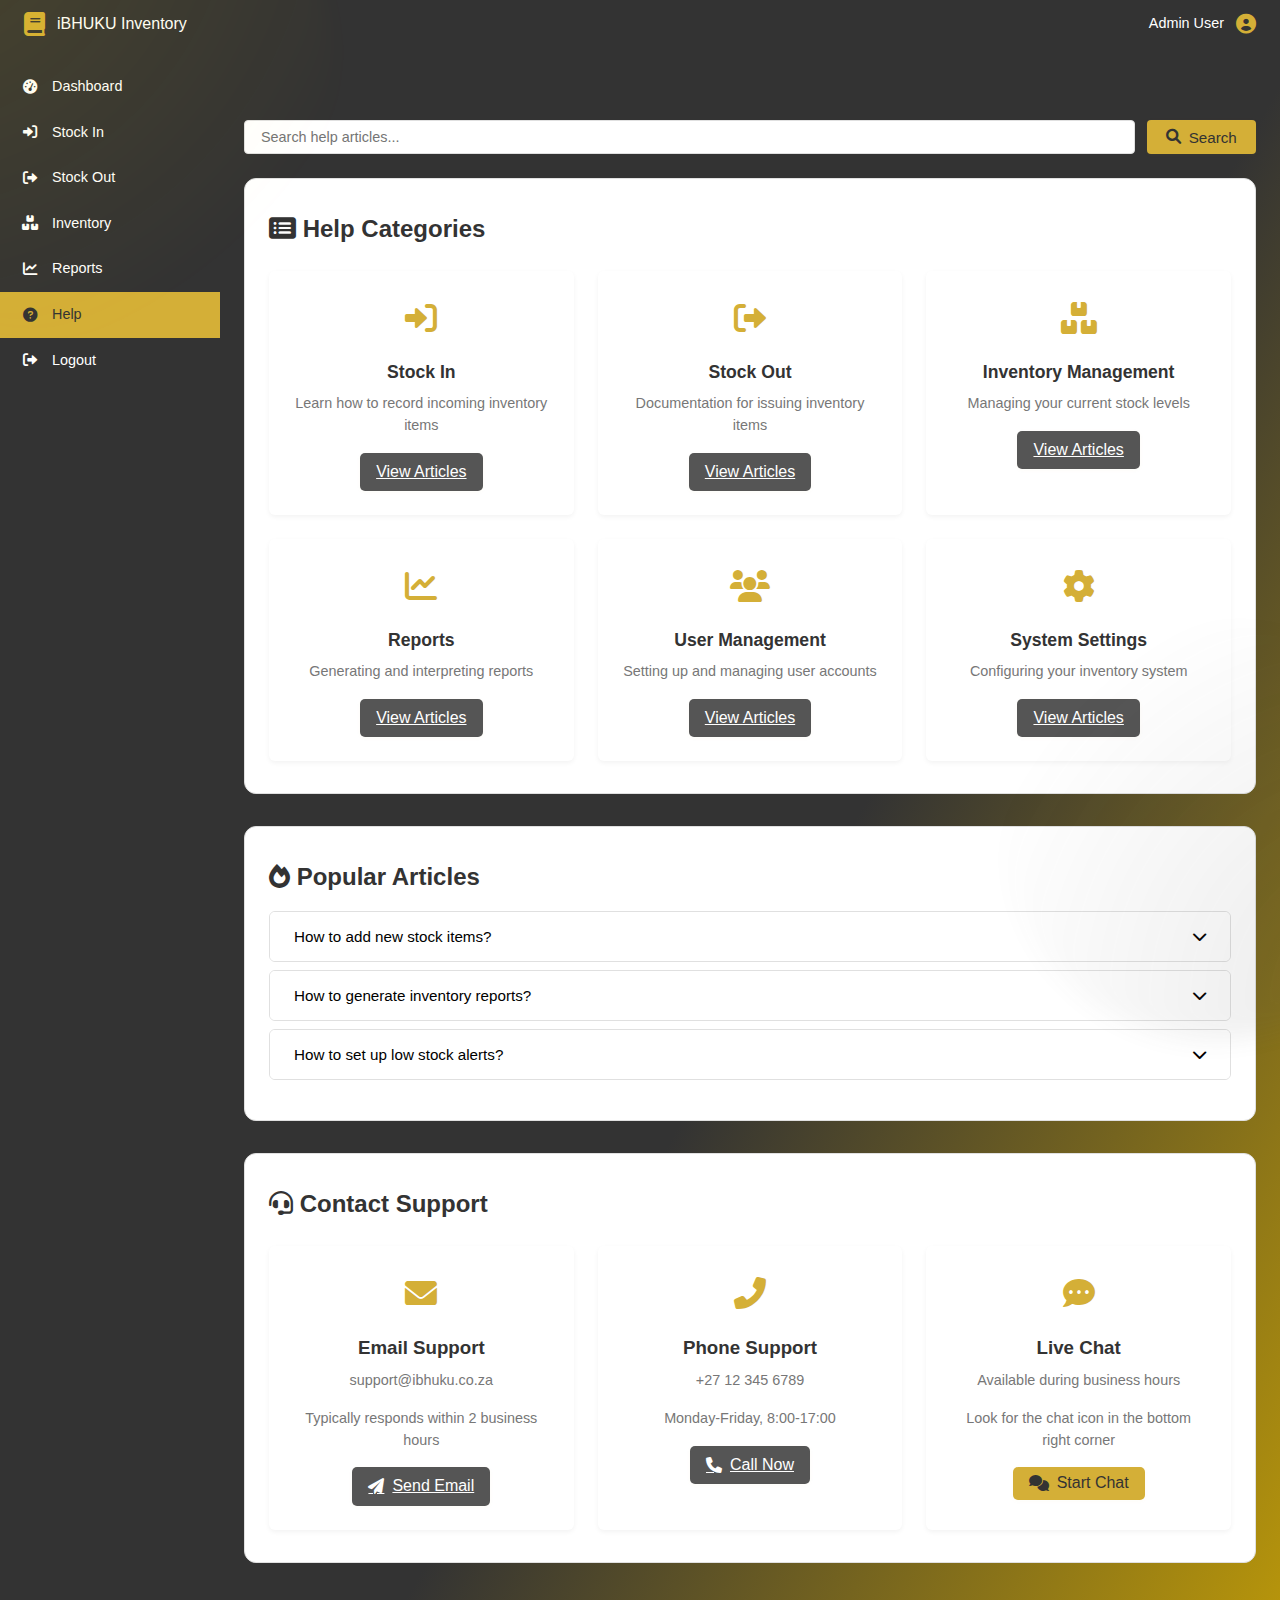
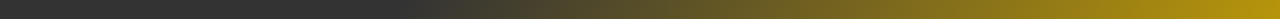
<file: help.html>
<!DOCTYPE html>
<html lang="en">
<head>
    <meta charset="UTF-8">
    <meta name="viewport" content="width=device-width, initial-scale=1.0">
    <title>iBHUKU | Help Center</title>
    <link rel="stylesheet" href="help.css">
    <link rel="stylesheet" href="stock-in.css">
    <link rel="stylesheet" href="https://cdnjs.cloudflare.com/ajax/libs/font-awesome/6.0.0-beta3/css/all.min.css">
</head>
<body class="help-page">
    <header class="app-header">
        <div class="branding">
            <i class="fas fa-book"></i>
            <span>iBHUKU Inventory</span>
        </div>
        <div class="user-controls">
            <span class="username">Admin User</span>
            <i class="fas fa-user-circle"></i>
        </div>
    </header>
    <div class="app-body">
        <nav class="app-sidebar">
            <ul class="nav-menu">
                <li><a href="dashboard.html"><i class="fas fa-tachometer-alt"></i> Dashboard</a></li>
                <li><a href="stock-in.html"><i class="fas fa-sign-in-alt"></i> Stock In</a></li>
                <li><a href="stock-out.html"><i class="fas fa-sign-out-alt"></i> Stock Out</a></li>
                <li><a href="inventory.html"><i class="fas fa-boxes"></i> Inventory</a></li>
                <li><a href="report.html"><i class="fas fa-chart-line"></i> Reports</a></li>
                <li class="active"><a href="#"><i class="fas fa-question-circle"></i> Help</a></li>
                <li><a href="logout.html"><i class="fas fa-sign-out-alt"></i> Logout</a></li>
            </ul>
        </nav>
        <main class="app-main">
            <div class="page-header">
                <h1 class="page-title">Help Center</h1>
                <div class="search-help">
                    <input type="text" placeholder="Search help articles...">
                    <button class="btn primary">
                        <i class="fas fa-search"></i> Search
                    </button>
                </div>
            </div>
            <div class="card help-categories">
                <h2 class="card-title"><i class="fas fa-list-alt"></i> Help Categories</h2>
                <div class="category-grid">
                    <div class="category-item">
                        <div class="category-icon">
                            <i class="fas fa-sign-in-alt"></i>
                        </div>
                        <h3>Stock In</h3>
                        <p>Learn how to record incoming inventory items</p>
                        <a href="#" class="btn secondary">View Articles</a>
                    </div>
                    <div class="category-item">
                        <div class="category-icon">
                            <i class="fas fa-sign-out-alt"></i>
                        </div>
                        <h3>Stock Out</h3>
                        <p>Documentation for issuing inventory items</p>
                        <a href="#" class="btn secondary">View Articles</a>
                    </div>
                    <div class="category-item">
                        <div class="category-icon">
                            <i class="fas fa-boxes"></i>
                        </div>
                        <h3>Inventory Management</h3>
                        <p>Managing your current stock levels</p>
                        <a href="#" class="btn secondary">View Articles</a>
                    </div>
                    <div class="category-item">
                        <div class="category-icon">
                            <i class="fas fa-chart-line"></i>
                        </div>
                        <h3>Reports</h3>
                        <p>Generating and interpreting reports</p>
                        <a href="#" class="btn secondary">View Articles</a>
                    </div>
                    <div class="category-item">
                        <div class="category-icon">
                            <i class="fas fa-users"></i>
                        </div>
                        <h3>User Management</h3>
                        <p>Setting up and managing user accounts</p>
                        <a href="#" class="btn secondary">View Articles</a>
                    </div>
                    <div class="category-item">
                        <div class="category-icon">
                            <i class="fas fa-cog"></i>
                        </div>
                        <h3>System Settings</h3>
                        <p>Configuring your inventory system</p>
                        <a href="#" class="btn secondary">View Articles</a>
                    </div>
                </div>
            </div>
            <div class="card">
                <h2 class="card-title"><i class="fas fa-fire"></i> Popular Articles</h2>
                <div class="accordion">
                    <div class="accordion-item">
                        <button class="accordion-header">
                            How to add new stock items?
                            <i class="fas fa-chevron-down"></i>
                        </button>
                        <div class="accordion-content">
                            <p>To add new stock items:</p>
                            <ol>
                                <li>Navigate to the Stock In page</li>
                                <li>Click the "Add New Stock" button</li>
                                <li>Fill in the item details (name, quantity, price, etc.)</li>
                                <li>Select the appropriate unit of measure</li>
                                <li>Enter supplier information</li>
                                <li>Click "Save Stock" to complete the process</li>
                            </ol>
                        </div>
                    </div>
                    <div class="accordion-item">
                        <button class="accordion-header">
                            How to generate inventory reports?
                            <i class="fas fa-chevron-down"></i>
                        </button>
                        <div class="accordion-content">
                            <p>Inventory reports can be generated from the Reports section:</p>
                            <ol>
                                <li>Go to the Reports page</li>
                                <li>Select the report type you need</li>
                                <li>Choose the appropriate time period</li>
                                <li>Apply any necessary filters</li>
                                <li>Click "Generate Report"</li>
                                <li>Use the "Export" button to download the report</li>
                            </ol>
                        </div>
                    </div>
                    <div class="accordion-item">
                        <button class="accordion-header">
                            How to set up low stock alerts?
                            <i class="fas fa-chevron-down"></i>
                        </button>
                        <div class="accordion-content">
                            <p>To configure low stock notifications:</p>
                            <ol>
                                <li>Go to System Settings</li>
                                <li>Select "Notification Preferences"</li>
                                <li>Set your threshold for low stock alerts</li>
                                <li>Choose notification methods (email, in-app, both)</li>
                                <li>Specify which users should receive alerts</li>
                                <li>Save your settings</li>
                            </ol>
                            <p>You can also set individual thresholds for specific items in the Inventory section.</p>
                        </div>
                    </div>
                </div>
            </div>
            <div class="card contact-support">
                <h2 class="card-title"><i class="fas fa-headset"></i> Contact Support</h2>
                <div class="contact-methods">
                    <div class="contact-method">
                        <div class="contact-icon">
                            <i class="fas fa-envelope"></i>
                        </div>
                        <h3>Email Support</h3>
                        <p>support@ibhuku.co.za</p>
                        <p>Typically responds within 2 business hours</p>
                        <a href="mailto:support@ibhuku.co.za" class="btn secondary">
                            <i class="fas fa-paper-plane"></i> Send Email
                        </a>
                    </div>
                    <div class="contact-method">
                        <div class="contact-icon">
                            <i class="fas fa-phone-alt"></i>
                        </div>
                        <h3>Phone Support</h3>
                        <p>+27 12 345 6789</p>
                        <p>Monday-Friday, 8:00-17:00</p>
                        <a href="tel:+27123456789" class="btn secondary">
                            <i class="fas fa-phone"></i> Call Now
                        </a>
                    </div>
                    <div class="contact-method">
                        <div class="contact-icon">
                            <i class="fas fa-comment-dots"></i>
                        </div>
                        <h3>Live Chat</h3>
                        <p>Available during business hours</p>
                        <p>Look for the chat icon in the bottom right corner</p>
                        <button class="btn primary" id="startChat">
                            <i class="fas fa-comments"></i> Start Chat
                        </button>
                    </div>
                </div>
            </div>
        </main>
    </div>
    <script>
        // Accordion functionality
        document.querySelectorAll('.accordion-header').forEach(header => {
            header.addEventListener('click', () => {
                const item = header.parentElement;
                const content = header.nextElementSibling;
                const icon = header.querySelector('i');
                // Toggle this item
                if(item.classList.contains('active')) {
                    item.classList.remove('active');
                    content.style.maxHeight = null;
                    icon.classList.remove('fa-chevron-up');
                    icon.classList.add('fa-chevron-down');
                } else {
                    // Close all others
                    document.querySelectorAll('.accordion-item').forEach(i => {
                        i.classList.remove('active');
                        i.querySelector('.accordion-content').style.maxHeight = null;
                        i.querySelector('.accordion-header i').classList.remove('fa-chevron-up');
                        i.querySelector('.accordion-header i').classList.add('fa-chevron-down');
                    });
                    // Open this one
                    item.classList.add('active');
                    content.style.maxHeight = content.scrollHeight + 'px';
                    icon.classList.remove('fa-chevron-down');
                    icon.classList.add('fa-chevron-up');
                }
            });
        });
        // Start chat button
        document.getElementById('startChat').addEventListener('click', () => {
            alert('Connecting you with a support agent...');
            // In a real implementation, this would open a chat widget
        });
    </script>
</body>
</html>
</file>
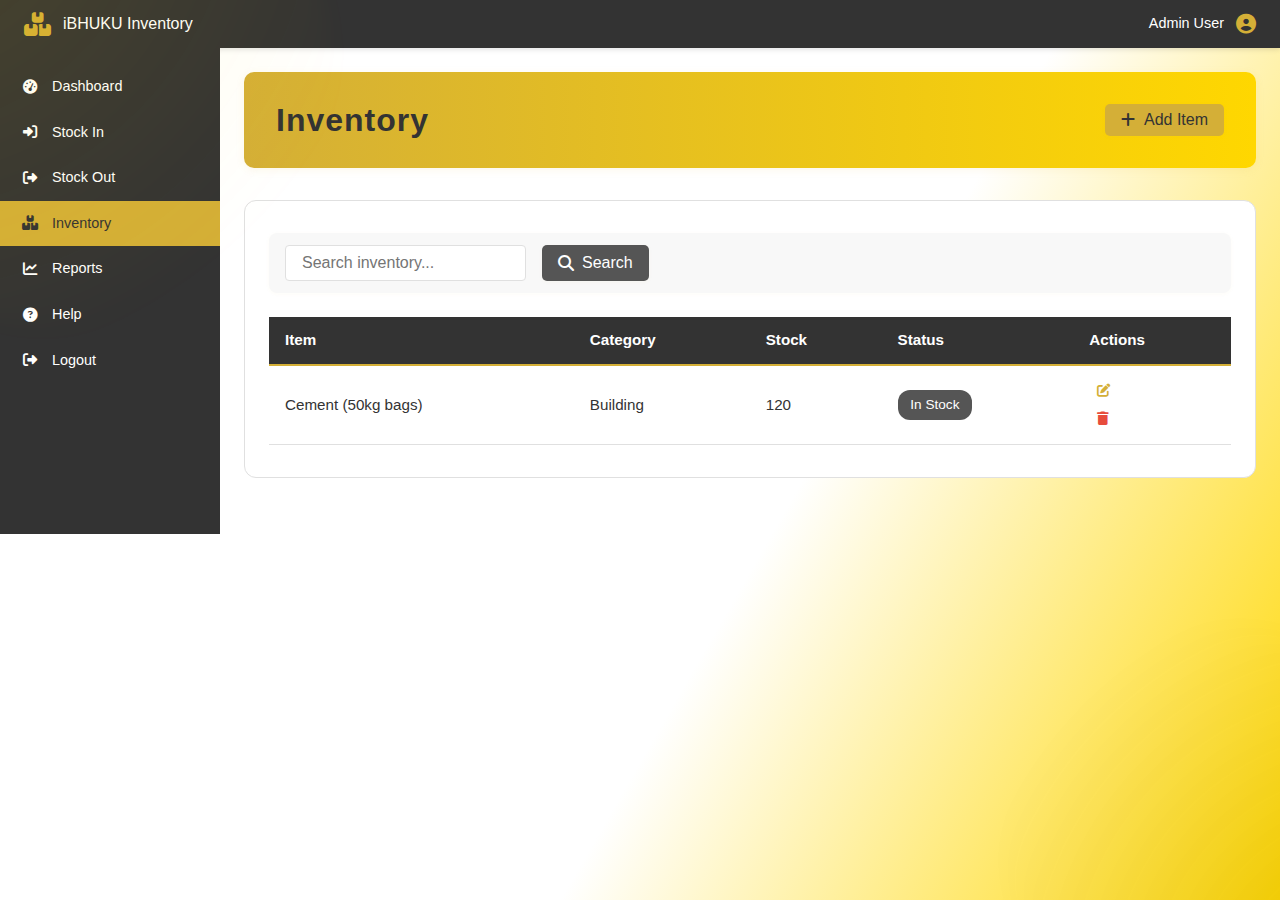
<file: Inventory.html>
<!DOCTYPE html>
<html lang="en">
<head>
    <meta charset="UTF-8">
    <meta name="viewport" content="width=device-width, initial-scale=1.0">
    <title>iBHUKU | Inventory</title>
    <link rel="stylesheet" href="inventory.css">
    <link rel="stylesheet" href="stock-in.css">
    <link rel="stylesheet" href="https://cdnjs.cloudflare.com/ajax/libs/font-awesome/6.4.0/css/all.min.css">
</head>
<body class="inventory-page">
    <header class="app-header">
        <div class="branding">
            <i class="fas fa-boxes"></i>
            <span>iBHUKU Inventory</span>
        </div>
        <div class="user-controls">
            <span class="username">Admin User</span>
            <i class="fas fa-user-circle"></i>
        </div>
    </header>
    <div class="app-body" style="display: flex;">
        <nav class="app-sidebar">
            <ul class="nav-menu">
                <li><a href="dashboard.html"><i class="fas fa-tachometer-alt"></i> Dashboard</a></li>
                <li><a href="stock-in.html"><i class="fas fa-sign-in-alt"></i> Stock In</a></li>
                <li><a href="stock-out.html"><i class="fas fa-sign-out-alt"></i> Stock Out</a></li>
                <li class="active"><a href="#"><i class="fas fa-boxes"></i> Inventory</a></li>
                <li><a href="report.html"><i class="fas fa-chart-line"></i> Reports</a></li>
                <li><a href="help.html"><i class="fas fa-question-circle"></i> Help</a></li>
                <li><a href="logout.html"><i class="fas fa-sign-out-alt"></i> Logout</a></li>
            </ul>
        </nav>
        <main class="app-main">
            <div class="page-header">
                <h1 class="page-title">Inventory</h1>
                <button class="btn primary"><i class="fas fa-plus"></i> Add Item</button>
            </div>
            <div class="card">
                <div class="search-bar">
                    <input type="text" placeholder="Search inventory...">
                    <button class="btn secondary"><i class="fas fa-search"></i> Search</button>
                </div>
                <div class="table-container">
                    <table class="inventory-table">
                        <thead>
                            <tr>
                                <th>Item</th>
                                <th>Category</th>
                                <th>Stock</th>
                                <th>Status</th>
                                <th>Actions</th>
                            </tr>
                        </thead>
                        <tbody>
                            <tr>
                                <td>Cement (50kg bags)</td>
                                <td>Building</td>
                                <td>120</td>
                                <td><span class="status status-in-stock">In Stock</span></td>
                                <td>
                                    <button class="action-btn edit-btn" title="Edit"><i class="fas fa-edit"></i></button>
                                    <button class="action-btn delete-btn" title="Delete"><i class="fas fa-trash"></i></button>
                                </td>
                            </tr>
                            <!-- More rows as needed -->
                        </tbody>
                    </table>
                </div>
            </div>
        </main>
    </div>
</body>
</html>
</file>
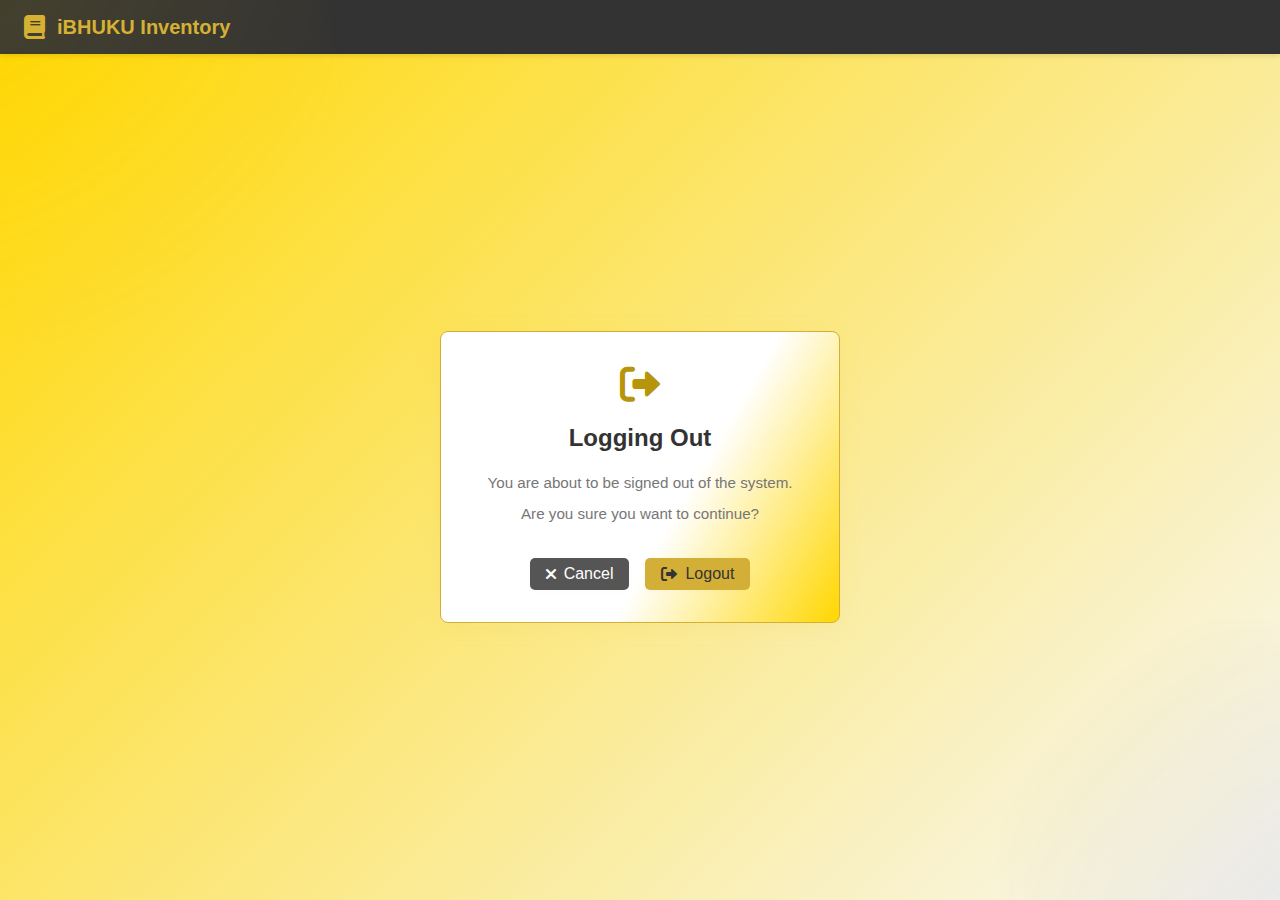
<file: logout.html>
<!DOCTYPE html>
<html lang="en">
<head>
    <meta charset="UTF-8">
    <meta name="viewport" content="width=device-width, initial-scale=1.0">
    <title>iBHUKU | Logout</title>
    <link rel="stylesheet" href="logout.css"> <!-- Link to your existing CSS file -->
    <link rel="stylesheet" href="stock-in.css"> <!-- Link to your existing CSS file -->
    <link rel="stylesheet" href="https://cdnjs.cloudflare.com/ajax/libs/font-awesome/6.0.0-beta3/css/all.min.css">
</head>
<body class="logout-page">
    <header>
        <div class="logo">
            <i class="fas fa-book"></i>
            <span>iBHUKU Inventory</span>
        </div>
    </header>
    
    <div class="logout-container">
        <div class="logout-card">
            <div class="logout-icon">
                <i class="fas fa-sign-out-alt"></i>
            </div>
            <h2>Logging Out</h2>
            <p>You are about to be signed out of the system.</p>
            <p>Are you sure you want to continue?</p>
            
            <div class="logout-actions">
                <button class="btn btn-secondary" id="cancelLogout">
                    <i class="fas fa-times"></i> Cancel
                </button>
                <button class="btn btn-primary" id="confirmLogout">
                    <i class="fas fa-sign-out-alt"></i> Logout
                </button>
            </div>
        </div>
    </div>

    <script>
        document.getElementById('cancelLogout').addEventListener('click', function() {
            // Redirect back to dashboard or previous page
            window.location.href = 'index.html';
        });

        document.getElementById('confirmLogout').addEventListener('click', function() {
            // Redirect to index page on logout
            window.location.href = 'index.html';
        });
    </script>
</body>
</html>
</file>
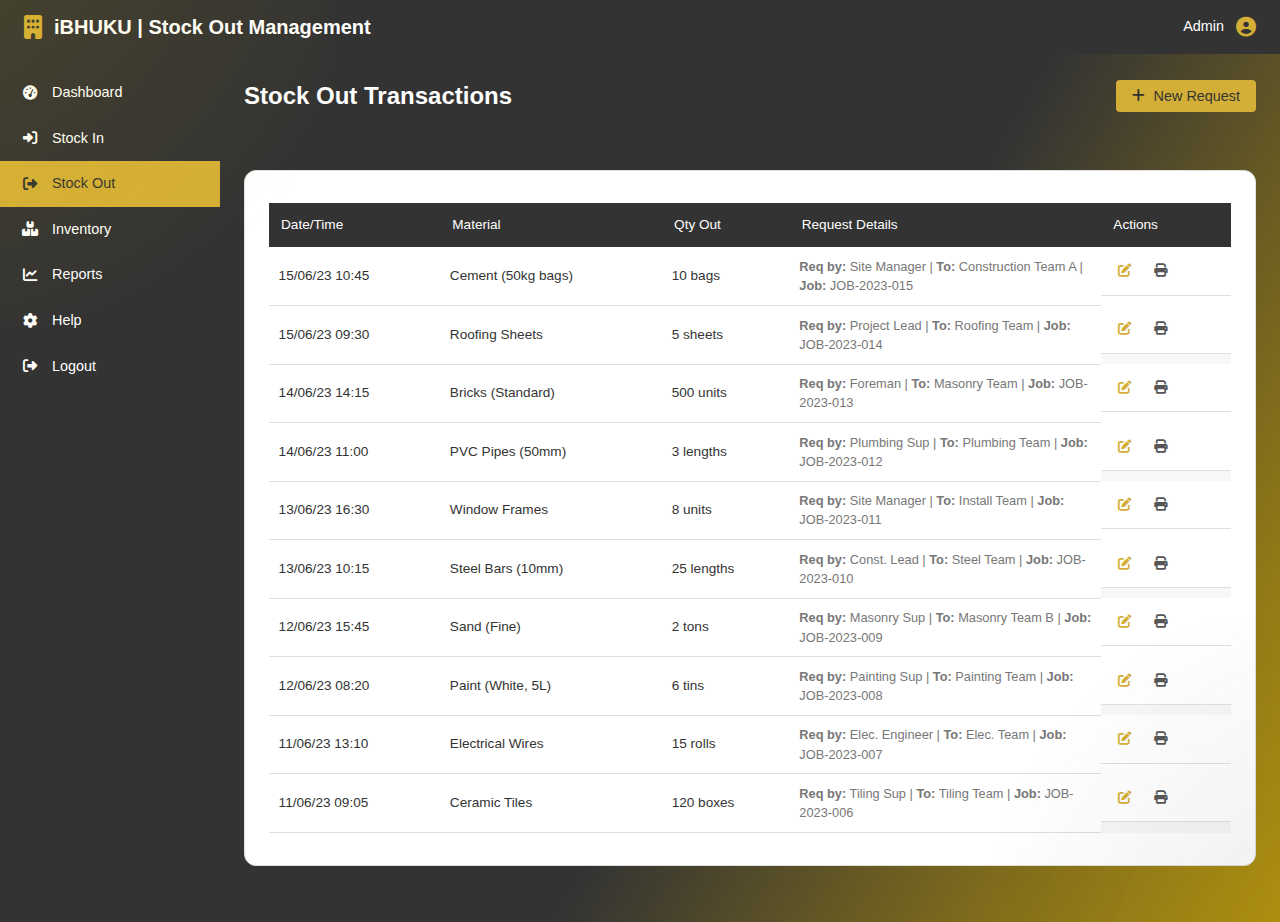
<file: stock-out.html>
<!DOCTYPE html>
<html lang="en">
<head>
    <meta charset="UTF-8">
    <meta name="viewport" content="width=device-width, initial-scale=1.0">
    <title>iBHUKU  |  Stock Out Management</title>
    <link rel="stylesheet" href="stock-out.css">
    <link rel="stylesheet" href="https://cdnjs.cloudflare.com/ajax/libs/font-awesome/6.4.0/css/all.min.css">
</head>
<body>
    <div class="app-container">
        <!-- Header Section -->
        <header class="app-header">
            <div class="branding">
                <i class="fas fa-building"></i>
                <h1>iBHUKU  |  Stock Out Management</h1>
            </div>
            <div class="user-controls">
                <span class="username">Admin</span>
                <i class="fas fa-user-circle"></i>
            </div>
        </header>

        <div class="app-body">
            <!-- Sidebar Navigation -->
            <nav class="app-sidebar">
                <ul class="nav-menu">
                    <li><a href="dashboard.html"><i class="fas fa-tachometer-alt"></i> Dashboard</a></li>
                    <li><a href="stock-in.html"><i class="fas fa-sign-in-alt"></i> Stock In</a></li>
                    <li class="active"><a href="#"><i class="fas fa-sign-out-alt"></i> Stock Out</a></li>
                    <li><a href="inventory.html"><i class="fas fa-boxes"></i> Inventory</a></li>
                    <li><a href="report.html"><i class="fas fa-chart-line"></i> Reports</a></li>
                    <li><a href="help.html"><i class="fas fa-cog"></i> Help</a></li>
                    <li><a href="logout.html"><i class="fas fa-sign-out-alt"></i> Logout</a></li>
                </ul>
            </nav>

            <!-- Main Content Area -->
            <main class="app-main">
                <div class="page-controls">
                    <h2>Stock Out Transactions</h2>
                    <button id="openStockOutModal" class="btn primary">
                        <i class="fas fa-plus"></i> New Request
                    </button>
                </div>

                <div class="card">
                    <div class="table-container">
                        <table class="stock-out-table">
                            <thead>
                                <tr>
                                    <th>Date/Time</th>
                                    <th>Material</th>
                                    <th>Qty Out</th>
                                    <th>Request Details</th>
                                    <th>Actions</th>
                                </tr>
                            </thead>
                            <tbody>
                                <!-- Sample Data Rows - 10 records -->
                                <tr>
                                    <td>15/06/23 10:45</td>
                                    <td>Cement (50kg bags)</td>
                                    <td>10 bags</td>
                                    <td><strong>Req by:</strong> Site Manager | <strong>To:</strong> Construction Team A | <strong>Job:</strong> JOB-2023-015</td>
                                    <td class="actions">
                                        <button class="icon-btn edit" title="Edit"><i class="fas fa-edit"></i></button>
                                        <button class="icon-btn print" title="Print"><i class="fas fa-print"></i></button>
                                    </td>
                                </tr>
                                <tr>
                                    <td>15/06/23 09:30</td>
                                    <td>Roofing Sheets</td>
                                    <td>5 sheets</td>
                                    <td><strong>Req by:</strong> Project Lead | <strong>To:</strong> Roofing Team | <strong>Job:</strong> JOB-2023-014</td>
                                    <td class="actions">
                                        <button class="icon-btn edit" title="Edit"><i class="fas fa-edit"></i></button>
                                        <button class="icon-btn print" title="Print"><i class="fas fa-print"></i></button>
                                    </td>
                                </tr>
                                <tr>
                                    <td>14/06/23 14:15</td>
                                    <td>Bricks (Standard)</td>
                                    <td>500 units</td>
                                    <td><strong>Req by:</strong> Foreman | <strong>To:</strong> Masonry Team | <strong>Job:</strong> JOB-2023-013</td>
                                    <td class="actions">
                                        <button class="icon-btn edit" title="Edit"><i class="fas fa-edit"></i></button>
                                        <button class="icon-btn print" title="Print"><i class="fas fa-print"></i></button>
                                    </td>
                                </tr>
                                <tr>
                                    <td>14/06/23 11:00</td>
                                    <td>PVC Pipes (50mm)</td>
                                    <td>3 lengths</td>
                                    <td><strong>Req by:</strong> Plumbing Sup | <strong>To:</strong> Plumbing Team | <strong>Job:</strong> JOB-2023-012</td>
                                    <td class="actions">
                                        <button class="icon-btn edit" title="Edit"><i class="fas fa-edit"></i></button>
                                        <button class="icon-btn print" title="Print"><i class="fas fa-print"></i></button>
                                    </td>
                                </tr>
                                <tr>
                                    <td>13/06/23 16:30</td>
                                    <td>Window Frames</td>
                                    <td>8 units</td>
                                    <td><strong>Req by:</strong> Site Manager | <strong>To:</strong> Install Team | <strong>Job:</strong> JOB-2023-011</td>
                                    <td class="actions">
                                        <button class="icon-btn edit" title="Edit"><i class="fas fa-edit"></i></button>
                                        <button class="icon-btn print" title="Print"><i class="fas fa-print"></i></button>
                                    </td>
                                </tr>
                                <tr>
                                    <td>13/06/23 10:15</td>
                                    <td>Steel Bars (10mm)</td>
                                    <td>25 lengths</td>
                                    <td><strong>Req by:</strong> Const. Lead | <strong>To:</strong> Steel Team | <strong>Job:</strong> JOB-2023-010</td>
                                    <td class="actions">
                                        <button class="icon-btn edit" title="Edit"><i class="fas fa-edit"></i></button>
                                        <button class="icon-btn print" title="Print"><i class="fas fa-print"></i></button>
                                    </td>
                                </tr>
                                <tr>
                                    <td>12/06/23 15:45</td>
                                    <td>Sand (Fine)</td>
                                    <td>2 tons</td>
                                    <td><strong>Req by:</strong> Masonry Sup | <strong>To:</strong> Masonry Team B | <strong>Job:</strong> JOB-2023-009</td>
                                    <td class="actions">
                                        <button class="icon-btn edit" title="Edit"><i class="fas fa-edit"></i></button>
                                        <button class="icon-btn print" title="Print"><i class="fas fa-print"></i></button>
                                    </td>
                                </tr>
                                <tr>
                                    <td>12/06/23 08:20</td>
                                    <td>Paint (White, 5L)</td>
                                    <td>6 tins</td>
                                    <td><strong>Req by:</strong> Painting Sup | <strong>To:</strong> Painting Team | <strong>Job:</strong> JOB-2023-008</td>
                                    <td class="actions">
                                        <button class="icon-btn edit" title="Edit"><i class="fas fa-edit"></i></button>
                                        <button class="icon-btn print" title="Print"><i class="fas fa-print"></i></button>
                                    </td>
                                </tr>
                                <tr>
                                    <td>11/06/23 13:10</td>
                                    <td>Electrical Wires</td>
                                    <td>15 rolls</td>
                                    <td><strong>Req by:</strong> Elec. Engineer | <strong>To:</strong> Elec. Team | <strong>Job:</strong> JOB-2023-007</td>
                                    <td class="actions">
                                        <button class="icon-btn edit" title="Edit"><i class="fas fa-edit"></i></button>
                                        <button class="icon-btn print" title="Print"><i class="fas fa-print"></i></button>
                                    </td>
                                </tr>
                                <tr>
                                    <td>11/06/23 09:05</td>
                                    <td>Ceramic Tiles</td>
                                    <td>120 boxes</td>
                                    <td><strong>Req by:</strong> Tiling Sup | <strong>To:</strong> Tiling Team | <strong>Job:</strong> JOB-2023-006</td>
                                    <td class="actions">
                                        <button class="icon-btn edit" title="Edit"><i class="fas fa-edit"></i></button>
                                        <button class="icon-btn print" title="Print"><i class="fas fa-print"></i></button>
                                    </td>
                                </tr>
                            </tbody>
                        </table>
                    </div>
                </div>
            </main>
        </div>

        <!-- New Request Modal -->
        <div id="requestModal" class="modal">
            <div class="modal-content">
                <div class="modal-header">
                    <h2>Stock Out - New Request</h2>
                    <span class="close-btn" id="closeStockOutModal">&times;</span>
                </div>
                <div class="modal-body">
                    <form id="stockOutForm">
                        <div class="form-row">
                            <div class="form-group">
                                <label for="material">Material</label>
                                <select id="material" required>
                                    <option value="">Select Material</option>
                                    <option value="1001">Cement (50kg bags) - Stock: 90</option>
                                    <option value="1002">Roofing Sheets - Stock: 20</option>
                                    <option value="1003">Bricks (Standard) - Stock: 4500</option>
                                    <option value="1004">PVC Pipes (50mm) - Stock: 27</option>
                                    <option value="1005">Window Frames - Stock: 12</option>
                                    <option value="1006">Steel Bars (10mm) - Stock: 75</option>
                                    <option value="1007">Sand (Fine) - Stock: 8 tons</option>
                                    <option value="1008">Paint (White, 5L) - Stock: 24</option>
                                    <option value="1009">Electrical Wires - Stock: 35</option>
                                    <option value="1010">Ceramic Tiles - Stock: 180</option>
                                </select>
                            </div>
                            <div class="form-group">
                                <label for="quantity">Quantity</label>
                                <input type="number" id="quantity" min="1" required>
                            </div>
                        </div>

                        <div class="form-row">
                            <div class="form-group">
                                <label for="requestedBy">Requested By</label>
                                <input type="text" id="requestedBy" required>
                            </div>
                            <div class="form-group">
                                <label for="issuedTo">Issued To</label>
                                <input type="text" id="issuedTo" required>
                            </div>
                        </div>

                        <div class="form-group">
                            <label for="jobReference">Job Reference</label>
                            <input type="text" id="jobReference" required>
                        </div>

                        <div class="form-group">
                            <label for="notes">Notes</label>
                            <textarea id="notes" rows="2"></textarea>
                        </div>

                        <div class="form-actions">
                            <button type="button" class="btn secondary" id="cancelRequest">Cancel</button>
                            <button type="submit" class="btn primary">Submit Request</button>
                        </div>
                    </form>
                </div>
            </div>
        </div>

        <!-- Place this just before the closing </body> tag -->
        <div class="modal" id="stockOutModal">
            <div class="modal-content">
                <div class="modal-header">
                    <h2>Stock Out - New Request</h2>
                    <span class="close-btn" id="closeStockOutModal">&times;</span>
                </div>
                <div class="modal-body">
                    <form id="stockOutForm">
                        <div class="form-group">
                            <label for="outMaterial">Material</label>
                            <select id="outMaterial" required>
                                <option value="">Select Material</option>
                                <option value="1001">Cement (50kg bags)</option>
                                <option value="1002">Roofing Sheets</option>
                                <option value="1003">Bricks (Standard)</option>
                                <option value="1004">PVC Pipes (50mm)</option>
                                <option value="1005">Window Frames</option>
                                <option value="1006">Steel Bars (10mm)</option>
                                <option value="1007">Sand (Fine)</option>
                                <option value="1008">Paint (White, 5L)</option>
                                <option value="1009">Electrical Wires</option>
                                <option value="1010">Ceramic Tiles</option>
                            </select>
                        </div>
                        <div class="form-group">
                            <label for="outQuantity">Quantity</label>
                            <input type="number" id="outQuantity" min="1" required>
                        </div>
                        <div class="form-group">
                            <label for="outRequestedBy">Requested By</label>
                            <input type="text" id="outRequestedBy" required>
                        </div>
                        <div class="form-group">
                            <label for="outIssuedTo">Issued To</label>
                            <input type="text" id="outIssuedTo" required>
                        </div>
                        <div class="form-group">
                            <label for="outJobReference">Job Reference</label>
                            <input type="text" id="outJobReference" required>
                        </div>
                        <div class="form-group">
                            <label for="outNotes">Notes</label>
                            <textarea id="outNotes" rows="2"></textarea>
                        </div>
                        <div class="form-actions">
                            <button type="submit" class="btn primary">Submit Request</button>
                            <button type="button" class="btn secondary" id="cancelStockOutModal">Cancel</button>
                        </div>
                    </form>
                </div>
            </div>
        </div>

        <div id="confirmStockOutModal" class="modal">
            <div class="modal-content" style="width: 350px; min-width: unset; max-width: 95vw;">
                <div class="modal-header">
                    <h2>Confirm Stock Out Request</h2>
                    <button type="button" class="close-btn" id="closeConfirmStockOutModal" aria-label="Close">&times;</button>
                </div>
                <div class="modal-divider"></div>
                <div class="modal-body" style="text-align:left;">
                    <p style="text-align:center;">Are you sure you want to submit this stock out request?</p>
                    <div id="confirmStockOutDetails" style="margin: 1rem 0; font-size: 0.98rem;">
                        <!-- Details will be injected here -->
                    </div>
                    <div class="form-actions" style="justify-content: center;">
                        <button type="button" class="btn secondary" id="cancelConfirmStockOut">Cancel</button>
                        <button type="button" class="btn primary" id="confirmSubmitStockOut">Yes, Submit</button>
                    </div>
                </div>
            </div>
        </div>
    </div>

    <script src="stock-out.js"></script>
    <script>
document.addEventListener('DOMContentLoaded', function() {
    const stockOutForm = document.getElementById('stockOutForm');
    const confirmModal = document.getElementById('confirmStockOutModal');
    const closeConfirmModal = document.getElementById('closeConfirmStockOutModal');
    const cancelConfirm = document.getElementById('cancelConfirmStockOut');
    const confirmSubmit = document.getElementById('confirmSubmitStockOut');
    const confirmDetails = document.getElementById('confirmStockOutDetails');
    const stockOutModal = document.getElementById('requestModal') || document.getElementById('stockOutModal');

    if (stockOutForm) {
        stockOutForm.addEventListener('submit', function(e) {
            e.preventDefault();
            // Get form values
            const material = stockOutForm.querySelector('select').selectedOptions[0].text;
            const quantity = stockOutForm.querySelector('input[type="number"]').value;
            const requestedBy = stockOutForm.querySelector('input[id$="RequestedBy"]').value;
            const issuedTo = stockOutForm.querySelector('input[id$="IssuedTo"]').value;
            const jobReference = stockOutForm.querySelector('input[id$="JobReference"]').value;
            const notes = stockOutForm.querySelector('textarea').value;

            // Inject details into confirmation modal
            confirmDetails.innerHTML = `
                <strong>Material:</strong> ${material}<br>
                <strong>Quantity:</strong> ${quantity}<br>
                <strong>Requested By:</strong> ${requestedBy}<br>
                <strong>Issued To:</strong> ${issuedTo}<br>
                <strong>Job Reference:</strong> ${jobReference}<br>
                <strong>Notes:</strong> ${notes ? notes : '<em>None</em>'}
            `;

            confirmModal.classList.add('active');
        });
    }
    if (closeConfirmModal) {
        closeConfirmModal.addEventListener('click', function() {
            confirmModal.classList.remove('active');
        });
    }
    if (cancelConfirm) {
        cancelConfirm.addEventListener('click', function() {
            confirmModal.classList.remove('active');
        });
    }
    if (confirmSubmit) {
        confirmSubmit.addEventListener('click', function() {
            confirmModal.classList.remove('active');
            if (stockOutModal) stockOutModal.classList.remove('active');
            stockOutForm.reset();
            // Optionally show a toast or success message here
        });
    }
    // Optional: close confirm modal when clicking outside
    confirmModal.addEventListener('click', function(e) {
        if (e.target === confirmModal) {
            confirmModal.classList.remove('active');
        }
    });
});
</script>
</body>
</html>
</file>
<file: help.css>
/* Help Page Specific Styles */
.help-page .search-help {
    display: flex;
    gap: 0.75rem;
    margin-bottom: 1.5rem;
}

.help-page .search-help input {
    flex: 1;
    padding: 0.5rem 1rem;
    border: 1px solid var(--border);
    border-radius: 4px;
    font-size: 0.9rem;
    background: var(--lighter);
    color: var(--secondary);
}

.help-page .search-help .btn {
    background: var(--primary);
    color: var(--secondary);
    border: none;
    border-radius: 4px;
    padding: 0.5rem 1.2rem;
    font-size: 0.95rem;
    cursor: pointer;
    transition: background 0.2s;
}
.help-page .search-help .btn:hover {
    background: var(--primary-dark);
}

.category-grid {
    display: grid;
    grid-template-columns: repeat(auto-fit, minmax(300px, 1fr));
    gap: 1.5rem;
    margin-top: 1.5rem;
}

.category-item {
    background-color: var(--lighter);
    border-radius: 6px;
    padding: 1.5rem;
    box-shadow: 0 2px 5px rgba(0,0,0,0.05);
    transition: all 0.3s ease;
    text-align: center;
}

.category-item:hover {
    transform: translateY(-5px) scale(1.03);
    box-shadow: 0 5px 15px rgba(0,0,0,0.12);
    background: linear-gradient(120deg, var(--primary-light) 0%, var(--lighter) 100%);
}

.category-icon {
    font-size: 2rem;
    color: var(--primary);
    margin-bottom: 1rem;
}

.category-item h3 {
    font-size: 1.1rem;
    margin-bottom: 0.5rem;
    color: var(--secondary);
}

.category-item p {
    color: var(--secondary-lighter);
    font-size: 0.9rem;
    margin-bottom: 1rem;
}

.accordion {
    margin-top: 1rem;
}

.accordion-item {
    margin-bottom: 0.5rem;
    border-radius: 6px;
    overflow: hidden;
    border: 1px solid var(--border);
    background: var(--lighter);
}

.accordion-header {
    width: 100%;
    padding: 1rem 1.5rem;
    background-color: var(--lighter);
    border: none;
    text-align: left;
    font-size: 0.95rem;
    font-weight: 500;
    display: flex;
    justify-content: space-between;
    align-items: center;
    cursor: pointer;
    transition: all 0.2s;
}

.accordion-header:hover {
    background-color: var(--light);
}

.accordion-header i {
    transition: transform 0.3s ease;
}

.accordion-item.active .accordion-header {
    background-color: var(--primary);
    color: var(--secondary);
}

.accordion-content {
    max-height: 0;
    overflow: hidden;
    transition: max-height 0.3s ease;
    background-color: var(--lighter);
}

.accordion-item.active .accordion-content {
    max-height: 500px;
    transition: max-height 0.5s ease;
}

.accordion-content-inner {
    padding: 1rem 1.5rem;
}

.accordion-content ol,
.accordion-content ul {
    padding-left: 1.5rem;
    margin: 1rem 0;
}

.accordion-content li {
    margin-bottom: 0.5rem;
}

.contact-methods {
    display: grid;
    grid-template-columns: repeat(auto-fit, minmax(300px, 1fr));
    gap: 1.5rem;
    margin-top: 1.5rem;
}

.contact-method {
    text-align: center;
    padding: 1.5rem;
    background-color: var(--lighter);
    border-radius: 6px;
    box-shadow: 0 2px 5px rgba(0,0,0,0.05);
}

.contact-icon {
    font-size: 2rem;
    color: var(--primary);
    margin-bottom: 1rem;
}

.contact-method h3 {
    margin-bottom: 0.5rem;
    color: var(--secondary);
}

.contact-method p {
    color: var(--secondary-lighter);
    font-size: 0.9rem;
    margin-bottom: 1rem;
}

/* Responsive adjustments */
@media (max-width: 768px) {
    .help-page .search-help {
        flex-direction: column;
        gap: 0.5rem;
    }

    .help-page .search-help input,
    .help-page .search-help .btn {
        width: 100%;
    }
}

@media (max-width: 480px) {
    .category-grid,
    .contact-methods {
        grid-template-columns: 1fr;
    }
}
</file>
<file: stock-in.css>
/* Use the exact behaviour and design as stock-out.css */

/* Color Scheme */
:root {
    --primary: #D4AF37; /* Gold */
    --primary-light: #FFD700;
    --primary-dark: #B7950B;
    --secondary: #333333; /* Dark grey */
    --secondary-light: #555555;
    --secondary-lighter: #777777;
    --light: #F8F8F8;
    --lighter: #FFFFFF;
    --border: #E0E0E0;
    --error: #E74C3C;
    --success: #2ECC71;
}

/* Base Styles */
* {
    margin: 0;
    padding: 0;
    box-sizing: border-box;
}

body {
    font-family: 'Segoe UI', Tahoma, Geneva, Verdana, sans-serif;
    color: var(--secondary);
    background: linear-gradient(120deg, var(--secondary) 60%, var(--primary-dark) 100%);
    line-height: 1.5;
}

/* Pleasant background visuals */
body::before,
body::after {
    content: "";
    position: fixed;
    z-index: 0;
    pointer-events: none;
    opacity: 0.12;
    border-radius: 50%;
    filter: blur(12px);
    transition: opacity 0.5s;
}

body::before {
    width: 520px;
    height: 520px;
    background: radial-gradient(circle at 15% 10%, var(--primary-light) 0%, transparent 80%);
    top: -180px;
    left: -180px;
}

body::after {
    width: 420px;
    height: 420px;
    background: radial-gradient(circle at 90% 90%, var(--secondary-light) 0%, transparent 80%);
    bottom: -140px;
    right: -140px;
}

/* Layout */
.container {
    max-width: 1200px;
    margin: 2.5rem auto;
    padding: 2rem 1.5rem;
    background: #44484d;
    border-radius: 18px;
    box-shadow: none;
    width: 100%;
    box-sizing: border-box;
}

.app-container {
    display: flex;
    flex-direction: column;
    min-height: 100vh;
}

.app-header {
    background-color: var(--secondary);
    color: var(--lighter);
    padding: 0.75rem 1.5rem;
    display: flex;
    justify-content: space-between;
    align-items: center;
}

.branding {
    display: flex;
    align-items: center;
    gap: 0.75rem;
}

.branding i {
    color: var(--primary);
    font-size: 1.5rem;
}

.branding h1 {
    font-size: 1.25rem;
    font-weight: 600;
}

.user-controls {
    display: flex;
    align-items: center;
    gap: 0.75rem;
}

.user-controls .username {
    font-size: 0.9rem;
}

.user-controls i {
    font-size: 1.25rem;
    color: var(--primary);
}

.app-body {
    display: flex;
    flex: 1;
}

.app-sidebar {
    width: 220px;
    background-color: var(--secondary);
    padding: 1rem 0;
}

.nav-menu {
    list-style: none;
}

.nav-menu li a {
    display: flex;
    align-items: center;
    gap: 0.75rem;
    padding: 0.75rem 1.25rem;
    color: var(--lighter);
    text-decoration: none;
    font-size: 0.9rem;
    transition: all 0.2s;
}

.nav-menu li a:hover {
    background-color: var(--secondary-light);
}

.nav-menu li.active a {
    background-color: var(--primary);
    color: var(--secondary);
}

.nav-menu li a i {
    width: 20px;
    text-align: center;
}

.app-main {
    flex: 1;
    padding: 1.5rem;
    background: transparent;
    width: 100%;
    box-sizing: border-box;
}

/* Page Controls */
.page-controls {
    display: flex;
    justify-content: space-between;
    align-items: center;
    background: transparent;
    border-radius: 10px;
    padding: 0 0 1.5rem 0;
    box-shadow: none;
    margin-bottom: 2rem;
}

.page-controls h2 {
    font-size: 1.5rem;
    font-weight: 600;
    color: var(--lighter);
}

/* Card */
.card {
    background: var(--lighter) !important;
    color: var(--secondary) !important;
    border-radius: 12px;
    box-shadow: none;
    padding: 2rem 1.5rem;
    margin-bottom: 2rem;
    border: 1px solid var(--border);
    width: 100%;
    box-sizing: border-box;
}

/* --- Table --- */
.table-container {
    overflow-x: auto;
}

.stock-in-table {
    width: 100%;
    border-collapse: collapse;
    font-size: 0.95rem;
}

.stock-in-table th {
    background-color: var(--secondary);
    color: var(--lighter);
    padding: 0.75rem 1rem;
    text-align: left;
    font-weight: 600;
    border-bottom: 2px solid var(--primary);
    position: sticky;
    top: 0;
    z-index: 1;
}

.stock-in-table td {
    background: var(--lighter);
    color: var(--secondary);
    border-bottom: 1px solid var(--border);
    padding: 0.7rem 1rem;
    vertical-align: middle;
    white-space: nowrap;
    max-width: 220px;
    overflow: hidden;
    text-overflow: ellipsis;
}

.stock-in-table td:nth-child(4) {
    white-space: normal;
    font-size: 0.9rem;
    color: var(--secondary-lighter);
}

.stock-in-table tr:nth-child(even) {
    background-color: rgba(240,240,240,0.5);
}

.stock-in-table tr:hover {
    background-color: rgba(212, 175, 55, 0.08);
}

/* Status badge */
.status {
    background: var(--secondary-light);
    color: var(--lighter);
    border-radius: 12px;
    padding: 0.3rem 0.8rem;
    font-size: 0.85rem;
    font-weight: 500;
    display: inline-block;
}

/* Actions */
.actions {
    display: flex;
    gap: 0.5rem;
}

.icon-btn {
    width: 28px;
    height: 28px;
    border-radius: 4px;
    border: none;
    background-color: transparent;
    cursor: pointer;
    display: flex;
    align-items: center;
    justify-content: center;
    transition: all 0.2s;
}

.icon-btn.edit {
    color: var(--primary);
}

.icon-btn.edit:hover {
    background-color: rgba(212, 175, 55, 0.2);
}

.icon-btn.print {
    color: var(--secondary-light);
}

.icon-btn.print:hover {
    background-color: rgba(85, 85, 85, 0.2);
}

/* Buttons */
.btn,
.btn.primary,
.btn.secondary {
    padding: 0.5rem 1.1rem;
    border: none;
    border-radius: 4px;
    font-size: 1rem;
    cursor: pointer;
    display: inline-flex;
    align-items: center;
    gap: 0.5rem;
    transition: background 0.2s, color 0.2s;
    font-weight: 500;
    box-shadow: none;
    outline: none;
}

.btn.primary {
    background-color: var(--primary);
    color: var(--secondary);
}

.btn.primary:hover,
.btn.primary:focus {
    background-color: var(--primary-light);
    color: var(--secondary);
}

.btn.secondary {
    background-color: var(--secondary-light);
    color: var(--lighter);
}

.btn.secondary:hover,
.btn.secondary:focus {
    background-color: var(--secondary);
    color: var(--lighter);
}

/* Pagination (if used) */
.pagination-btn {
    background: var(--light);
    color: var(--secondary);
    border: 1px solid var(--border);
    border-radius: 4px;
    padding: 0.4rem 0.9rem;
    font-size: 1rem;
    cursor: pointer;
    transition: background 0.2s, border 0.2s;
}

.pagination-btn.active,
.pagination-btn:hover {
    background: var(--primary);
    color: var(--lighter);
    border-color: var(--primary);
}

/************* MODAL (Professional & Elegant, Fixed) ***************/
.modal {
    display: none;
    position: fixed;
    z-index: 2000;
    left: 0; top: 0;
    width: 100vw; height: 100vh; /* Fit exactly to viewport */
    background: rgba(0,0,0,0.35);
    justify-content: center;
    align-items: center;
    transition: background 0.3s;
    backdrop-filter: blur(2px);
}
.modal.active {
    display: flex;
    animation: fadeIn 0.25s;
}
@keyframes fadeIn {
    from { opacity: 0; }
    to   { opacity: 1; }
}
.modal-content {
    position: relative;
    background: var(--lighter) !important;
    color: var(--secondary) !important;
    border-radius: 16px;
    box-shadow: 0 8px 32px rgba(44, 62, 80, 0.18), 0 1.5px 6px rgba(212,175,55,0.07);
    border: 1.5px solid var(--primary);
    padding: 1.2rem 1rem 1rem 1rem;
    min-width: 320px;
    max-width: 98vw;
    width: 30vw;
    margin: 0 auto;
    animation: modalPop 0.25s;
    box-sizing: border-box;
    transition: box-shadow 0.2s;
    display: flex;
    flex-direction: column;
    align-items: stretch;
    max-height: 90vh;
    overflow-y: auto;
}
@keyframes modalPop {
    from { transform: scale(0.96) translateY(30px); opacity: 0; }
    to   { transform: scale(1) translateY(0); opacity: 1; }
}
.close-btn {
    position: absolute;
    top: 1rem;
    right: 1.2rem;
    font-size: 1.7rem;
    color: var(--secondary-lighter);
    cursor: pointer;
    background: none;
    border: none;
    transition: color 0.2s, background 0.2s;
    z-index: 10;
    line-height: 1;
    border-radius: 50%;
    width: 2.2rem;
    height: 2.2rem;
    display: flex;
    align-items: center;
    justify-content: center;
}
.close-btn:hover,
.close-btn:focus {
    color: var(--primary-dark);
    background: rgba(212,175,55,0.08);
    outline: none;
}
.modal-header {
    display: flex;
    align-items: center;
    justify-content: space-between;
    margin-bottom: 0.5rem;
    position: relative;
    padding-bottom: 0.1rem;
}
.modal-header h2 {
    font-size: 1.25rem;
    font-weight: 700;
    color: var(--primary-dark);
    margin: 0;
    letter-spacing: 0.01em;
}
.modal-divider {
    height: 1px;
    background: linear-gradient(90deg, var(--primary) 0%, var(--border) 100%);
    margin: 0 -1rem 0.7rem -1rem;
    border: none;
}
.modal-body {
    padding: 0;
}
.form-row {
    display: flex;
    gap: 0.7rem;
    margin-bottom: 0.7rem;
    flex-wrap: wrap;
}
.form-group {
    flex: 1 1 180px;
    margin-bottom: 0.7rem;
}
.form-group label {
    display: block;
    margin-bottom: 0.3rem;
    font-weight: 500;
    color: var(--secondary);
    letter-spacing: 0.01em;
}
.form-group input,
.form-group select,
.form-group textarea {
    width: 100%;
    padding: 0.45rem 0.8rem;
    border: 1.5px solid var(--border);
    border-radius: 6px;
    font-size: 1rem;
    background: var(--light);
    color: var(--secondary);
    transition: border 0.2s, box-shadow 0.2s;
    outline: none;
    box-shadow: none;
}
.form-group input:focus,
.form-group select:focus,
.form-group textarea:focus {
    border-color: var(--primary);
    box-shadow: 0 0 0 2px rgba(212,175,55,0.08);
}
.form-group textarea {
    min-height: 40px;
    resize: vertical;
}
.form-actions {
    display: flex;
    justify-content: flex-end;
    gap: 0.5rem;
    margin-top: 0.7rem;
}
.btn,
.btn.primary,
.btn.secondary {
    padding: 0.45rem 1rem;
    border: none;
    border-radius: 5px;
    font-size: 1rem;
    cursor: pointer;
    display: inline-flex;
    align-items: center;
    gap: 0.5rem;
    transition: background 0.2s, color 0.2s, box-shadow 0.2s;
    font-weight: 500;
    box-shadow: 0 1px 4px rgba(212,175,55,0.04);
    outline: none;
}
.btn.primary {
    background-color: var(--primary);
    color: var(--secondary);
}
.btn.primary:hover,
.btn.primary:focus {
    background-color: var(--primary-light);
    color: var(--secondary);
    box-shadow: 0 2px 8px rgba(212,175,55,0.10);
}
.btn.secondary {
    background-color: var(--secondary-light);
    color: var(--lighter);
}
.btn.secondary:hover,
.btn.secondary:focus {
    background-color: var(--secondary);
    color: var(--lighter);
    box-shadow: 0 2px 8px rgba(51,51,51,0.10);
}

/* Responsive adjustments for modal */
@media (max-width: 900px) {
    .modal-content {
        width: 95vw;
        min-width: unset;
        padding: 1rem;
        max-height: 95vh;
    }
    .modal-header h2 {
        font-size: 1.05rem;
    }
}
</file>
<file: inventory.css>
/* Color Scheme */
:root {
    --primary: #9C7A26;         /* Darker Gold */
    --primary-light: #E2C97A;   /* Muted, darker light gold */
    --primary-dark: #7A5F1A;
    --secondary: #23272f;       /* Dark gray for containers */
    --secondary-light: #44484d; /* Lighter dark gray for accents */
    --secondary-lighter: #777777;
    --light: #F8F8F8;
    --lighter: #FFFFFF;
    --border: #3a3a3a;
    --error: #E74C3C;
    --success: #2ECC71;
    --warning: #F39C12;
}

/* Base Styles */
* {
    margin: 0;
    padding: 0;
    box-sizing: border-box;
}

body {
    font-family: 'Segoe UI', Tahoma, Geneva, Verdana, sans-serif;
    color: var(--secondary);
    background-color: var(--light);
    line-height: 1.5;
}

/* Elegant and Professional Page Background */
body.inventory-page {
    min-height: 100vh;
    background: linear-gradient(120deg, var(--lighter) 60%, var(--primary-light) 100%);
    background-attachment: fixed;
    font-family: 'Segoe UI', 'Roboto', Arial, sans-serif;
}

.container {
    max-width: 1200px;
    margin: 2.5rem auto;
    padding: 2rem 1.5rem;
    background: rgba(59, 58, 58, 0.973);
    border-radius: 18px;
    box-shadow: 0 8px 32px rgba(212, 175, 55, 0.08), 0 2px 8px rgba(51,51,51,0.04);
}

header {
    background-color: var(--secondary);
    color: var(--lighter);
    padding: 0.75rem 1.5rem;
    display: flex;
    justify-content: space-between;
    align-items: center;
    box-shadow: 0 2px 5px rgba(0,0,0,0.1);
}

.logo {
    font-size: 1.25rem;
    font-weight: 600;
    color: var(--lighter);
}

.user-info {
    display: flex;
    align-items: center;
    gap: 0.75rem;
}

.user-info span {
    font-size: 0.9rem;
}

.user-info i {
    color: var(--primary);
}

/* --- Layout Consistency --- */
.app-sidebar {
    width: 220px;
    background-color: var(--secondary);
    padding: 1rem 0;
}
.nav-menu {
    list-style: none;
}
.nav-menu li a {
    display: flex;
    align-items: center;
    gap: 0.75rem;
    padding: 0.75rem 1.25rem;
    color: var(--lighter);
    text-decoration: none;
    font-size: 0.9rem;
    transition: all 0.2s;
}
.nav-menu li a:hover {
    background-color: var(--secondary-light);
}
.nav-menu li.active a,
.nav-menu li a.active {
    background-color: var(--primary);
    color: var(--secondary);
}
.nav-menu li a i {
    width: 20px;
    text-align: center;
}
.app-main {
    flex: 1;
    padding: 1.5rem;
    background: transparent;
    width: 100%;
    box-sizing: border-box;
}

/* Page Header */
.page-header {
    background: linear-gradient(90deg, var(--primary) 0%, var(--primary-light) 100%);
    border-radius: 10px;
    padding: 1.5rem 2rem;
    margin-bottom: 2rem;
    box-shadow: 0 2px 8px rgba(212, 175, 55, 0.10);
    display: flex;
    align-items: center;
    justify-content: space-between;
}

.page-title {
    color: var(--secondary);
    font-size: 2rem;
    font-weight: 700;
    letter-spacing: 1px;
    margin: 0;
}

/* Buttons */
.btn {
    padding: 0.5rem 1.1rem;
    border: none;
    border-radius: 4px;
    font-size: 1rem;
    cursor: pointer;
    display: inline-flex;
    align-items: center;
    gap: 0.5rem;
    transition: background 0.2s, color 0.2s;
    font-weight: 500;
    box-shadow: none;
    outline: none;
}

.btn-primary {
    background: var(--primary);
    color: var(--secondary);
}

.btn-primary:hover, .btn:hover {
    background: var(--primary-dark);
    color: var(--lighter);
}

.btn-secondary {
    background-color: var(--secondary-light);
    color: var(--lighter);
}

.btn-secondary:hover {
    background-color: var(--secondary);
    color: var(--lighter);
}

/* --- Card Consistency --- */
.card {
    background: var(--lighter) !important;
    color: var(--secondary) !important;
    border-radius: 12px;
    box-shadow: none;
    padding: 2rem 1.5rem;
    margin-bottom: 2rem;
    border: 1px solid var(--border);
    width: 100%;
    box-sizing: border-box;
}

/* Search Bar */
.search-bar {
    display: flex;
    gap: 1rem;
    margin-bottom: 1.5rem;
    background: var(--light);
    padding: 0.75rem 1rem;
    border-radius: 8px;
    box-shadow: 0 1px 4px rgba(212, 175, 55, 0.04);
}

input[type="text"], .search-bar input {
    background: var(--lighter);
    border: 1px solid var(--border);
    border-radius: 4px;
    padding: 0.5rem 1rem;
    font-size: 1rem;
    color: var(--secondary);
    transition: border 0.2s;
}

input[type="text"]:focus, .search-bar input:focus {
    border-color: var(--primary);
    outline: none;
}

/* --- Table Consistency --- */
.table-container {
    overflow-x: auto;
}
.inventory-table {
    width: 100%;
    border-collapse: collapse;
    font-size: 0.95rem;
}
.inventory-table th {
    background-color: var(--secondary);
    color: var(--lighter);
    padding: 0.75rem 1rem;
    text-align: left;
    font-weight: 600;
    border-bottom: 2px solid var(--primary);
    position: sticky;
    top: 0;
    z-index: 1;
}
.inventory-table td {
    background: var(--lighter);
    color: var(--secondary);
    border-bottom: 1px solid var(--border);
    padding: 0.7rem 1rem;
    vertical-align: middle;
    white-space: nowrap;
    max-width: 220px;
    overflow: hidden;
    text-overflow: ellipsis;
}
.inventory-table tr:nth-child(even) {
    background-color: rgba(240,240,240,0.5);
}
.inventory-table tr:hover {
    background-color: rgba(212, 175, 55, 0.08);
}

/* Status Indicators */
.status {
    padding: 0.3rem 0.8rem;
    border-radius: 12px;
    font-size: 0.85rem;
    font-weight: 500;
    text-transform: capitalize;
    background: var(--light);
}

.status-in-stock {
    color: var(--success);
    background: rgba(46, 204, 113, 0.12);
}
.status-low-stock {
    color: #E67E22;
    background: rgba(230, 126, 34, 0.12);
}
.status-out-of-stock {
    color: var(--error);
    background: rgba(231, 76, 60, 0.12);
}

/* Action Buttons */
.action-btn {
    width: 28px;
    height: 28px;
    border-radius: 4px;
    border: none;
    background-color: transparent;
    cursor: pointer;
    display: flex;
    align-items: center;
    justify-content: center;
    transition: all 0.2s;
}

.edit-btn {
    color: var(--primary);
}

.edit-btn:hover {
    background-color: rgba(212, 175, 55, 0.2);
}

.delete-btn {
    color: var(--error);
}

.delete-btn:hover {
    background-color: rgba(231, 76, 60, 0.2);
}

/* Pagination */
.pagination {
    display: flex;
    justify-content: flex-end;
    gap: 0.5rem;
    margin-top: 1.5rem;
}

.pagination-btn {
    background: var(--light);
    border: 1px solid var(--border);
    border-radius: 4px;
    padding: 0.4rem 0.9rem;
    color: var(--secondary);
    font-size: 1rem;
    cursor: pointer;
    transition: background 0.2s, border 0.2s;
}

.pagination-btn.active, .pagination-btn:hover {
    background: var(--primary);
    color: var(--lighter);
    border-color: var(--primary);
}

/* Comment Box */
.comment-box {
    width: 100%;
    min-height: 32px;
    border: 1px solid var(--border);
    border-radius: 4px;
    padding: 0.25rem 0.5rem;
    font-size: 0.95rem;
    background: var(--light);
    color: var(--secondary);
    resize: vertical;
    transition: border 0.2s;
}

.comment-box:focus {
    border-color: var(--primary);
    outline: none;
}

/* Pleasant background visuals */
body::before,
body::after {
    content: "";
    position: fixed;
    z-index: 0;
    pointer-events: none;
    opacity: 0.13;
    border-radius: 50%;
    filter: blur(12px);
    transition: opacity 0.5s;
}

body::before {
    width: 520px;
    height: 520px;
    background: radial-gradient(circle at 15% 10%, var(--primary-light) 0%, transparent 80%);
    top: -180px;
    left: -180px;
}

body::after {
    width: 420px;
    height: 420px;
    background: radial-gradient(circle at 90% 90%, var(--secondary-light) 0%, transparent 80%);
    bottom: -140px;
    right: -140px;
}

/* Responsive adjustments */
@media (max-width: 900px) {
    .container {
        padding: 1rem 0.5rem;
    }
    .card {
        padding: 1rem 0.5rem;
    }
    .page-header {
        flex-direction: column;
        align-items: flex-start;
        padding: 1rem 1rem;
    }
}

@media (max-width: 600px) {
    .container {
        margin: 0.5rem;
        padding: 0.5rem;
    }
    .card {
        padding: 0.5rem;
    }
    .search-bar {
        flex-direction: column;
        gap: 0.5rem;
    }
    .page-title {
        font-size: 1.25rem;
    }
    th, td {
        padding: 0.5rem 0.3rem;
        font-size: 0.95rem;
    }
}
</file>
<file: logout.css>
:root {
    --primary: #D4AF37; /* Gold */
    --primary-light: #FFD700;
    --primary-dark: #B7950B;
    --secondary: #333333; /* Dark grey */
    --secondary-light: #555555;
    --secondary-lighter: #777777;
    --light: #F8F8F8;
    --lighter: #FFFFFF;
    --border: #E0E0E0;
    --error: #E74C3C;
    --success: #2ECC71;
}

/* Logout Page - Matches Existing Style */
body.logout-page {
    display: flex;
    flex-direction: column;
    min-height: 100vh;
    background: linear-gradient(135deg, var(--primary-light) 0%, var(--light) 100%);
}

/* Header - Same as other pages */
header {
    background-color: var(--secondary);
    color: var(--primary);
    padding: 0.75rem 1.5rem;
    display: flex;
    justify-content: space-between;
    align-items: center;
    box-shadow: 0 2px 5px rgba(0,0,0,0.1);
}

.logo {
    display: flex;
    align-items: center;
    gap: 0.75rem;
    font-size: 1.25rem;
    font-weight: 600;
}

.logo i {
    color: var(--primary);
    font-size: 1.5rem;
}

/* Main Container - Consistent with other pages */
.logout-container {
    display: flex;
    justify-content: center;
    align-items: center;
    flex: 1;
    padding: 2rem;
}

/* Card - Same styling as inventory/stock pages */
.logout-card {
    background: linear-gradient(120deg, var(--lighter) 60%, var(--primary-light) 100%);
    border-radius: 8px;
    box-shadow: 0 4px 24px rgba(212, 175, 55, 0.08);
    padding: 2rem;
    max-width: 400px;
    width: 100%;
    text-align: center;
    border: 1px solid var(--primary);
}

/* Icon - Using same color variables */
.logout-icon i {
    color: var(--primary-dark);
    font-size: 2.5rem;
    margin-bottom: 1rem;
}

/* Typography - Consistent with other pages */
.logout-card h2 {
    font-size: 1.5rem;
    font-weight: 600;
    color: var(--secondary);
    margin-bottom: 1rem;
}

.logout-card p {
    color: var(--secondary-lighter);
    font-size: 0.95rem;
    margin-bottom: 0.5rem;
}

/* Buttons - Exact same styles as other pages */
.logout-actions {
    display: flex;
    justify-content: center;
    gap: 1rem;
    margin-top: 2rem;
}

.btn {
    padding: 0.5rem 1rem;
    border: none;
    border-radius: 4px;
    font-size: 0.9rem;
    cursor: pointer;
    display: inline-flex;
    align-items: center;
    gap: 0.5rem;
    transition: all 0.2s;
}

.btn-primary {
    background-color: var(--primary);
    color: var(--secondary);
    font-weight: 500;
}

.btn-primary:hover {
    background-color: var(--primary-dark);
    color: var(--lighter);
}

.btn-secondary {
    background-color: var(--secondary-light);
    color: var(--lighter);
}

.btn-secondary:hover {
    background-color: var(--secondary);
    color: var(--primary-light);
}

/* Responsive - Same breakpoints as other pages */
@media (max-width: 480px) {
    .logout-card {
        padding: 1.5rem;
    }
    
    .logout-actions {
        flex-direction: column;
    }
    
    .logout-actions .btn {
        width: 100%;
    }
}
</file>
<file: stock-out.css>
/* Use the exact behaviour and design as stock-in.css */

/* Color Scheme */
:root {
    --primary: #D4AF37; /* Gold */
    --primary-light: #FFD700;
    --primary-dark: #B7950B;
    --secondary: #333333; /* Dark grey */
    --secondary-light: #555555;
    --secondary-lighter: #777777;
    --light: #F8F8F8;
    --lighter: #FFFFFF;
    --border: #E0E0E0;
    --error: #E74C3C;
    --success: #2ECC71;
}

/* Base Styles */
* {
    margin: 0;
    padding: 0;
    box-sizing: border-box;
}

body {
    font-family: 'Segoe UI', Tahoma, Geneva, Verdana, sans-serif;
    color: var(--secondary);
    background: linear-gradient(120deg, var(--secondary) 60%, var(--primary-dark) 100%);
    line-height: 1.5;
}

/* Pleasant background visuals */
body::before,
body::after {
    content: "";
    position: fixed;
    z-index: 0;
    pointer-events: none;
    opacity: 0.13;
    border-radius: 50%;
    filter: blur(12px);
    transition: opacity 0.5s;
}

body::before {
    width: 520px;
    height: 520px;
    background: radial-gradient(circle at 15% 10%, var(--primary-light) 0%, transparent 80%);
    top: -180px;
    left: -180px;
}

body::after {
    width: 420px;
    height: 420px;
    background: radial-gradient(circle at 90% 90%, var(--secondary-light) 0%, transparent 80%);
    bottom: -140px;
    right: -140px;
}

/* Layout */
.app-container {
    display: flex;
    flex-direction: column;
    min-height: 100vh;
}

.app-header {
    background-color: var(--secondary);
    color: var(--lighter);
    padding: 0.75rem 1.5rem;
    display: flex;
    justify-content: space-between;
    align-items: center;
}

.branding {
    display: flex;
    align-items: center;
    gap: 0.75rem;
}

.branding i {
    color: var(--primary);
    font-size: 1.5rem;
}

.branding h1 {
    font-size: 1.25rem;
    font-weight: 600;
}

.user-controls {
    display: flex;
    align-items: center;
    gap: 0.75rem;
}

.user-controls .username {
    font-size: 0.9rem;
}

.user-controls i {
    font-size: 1.25rem;
    color: var(--primary);
}

.app-body {
    display: flex;
    flex: 1;
}

.app-sidebar {
    width: 220px;
    background-color: var(--secondary);
    padding: 1rem 0;
}

.nav-menu {
    list-style: none;
}

.nav-menu li a {
    display: flex;
    align-items: center;
    gap: 0.75rem;
    padding: 0.75rem 1.25rem;
    color: var(--lighter);
    text-decoration: none;
    font-size: 0.9rem;
    transition: all 0.2s;
}

.nav-menu li a:hover {
    background-color: var(--secondary-light);
}

.nav-menu li.active a {
    background-color: var(--primary);
    color: var(--secondary);
}

.nav-menu li a i {
    width: 20px;
    text-align: center;
}

.app-main {
    flex: 1;
    padding: 1.5rem;
    background: transparent;
}

/* Page Controls */
.page-controls {
    display: flex;
    justify-content: space-between;
    align-items: center;
    margin-bottom: 1.5rem;
    background: transparent;
    border-radius: 10px;
    padding: 0 0 1.5rem 0;
    margin-bottom: 2rem;
    box-shadow: none;
}

.page-controls h2 {
    font-size: 1.5rem;
    font-weight: 600;
    color: var(--lighter);
}

/* Card */
.card {
    background: var(--lighter) !important;
    color: var(--secondary) !important;
    border-radius: 12px;
    box-shadow: none;
    padding: 2rem 1.5rem;
    margin-bottom: 2rem;
    border: 1px solid var(--border);
}

/* Table */
.table-container {
    overflow-x: auto;
}

.stock-out-table {
    width: 100%;
    border-collapse: collapse;
    font-size: 0.85rem;
}

.stock-out-table th {
    background-color: var(--secondary);
    color: var(--lighter);
    padding: 0.75rem;
    text-align: left;
    font-weight: 500;
    position: sticky;
    top: 0;
}

.stock-out-table td {
    background: var(--lighter);
    color: var(--secondary);
    border-bottom: 1px solid var(--border);
    padding: 0.6rem;
    vertical-align: middle;
}

.stock-out-table tr:nth-child(even) {
    background-color: rgba(240,240,240,0.5);
}

.stock-out-table tr:hover {
    background-color: rgba(212, 175, 55, 0.1);
}

.stock-out-table td {
    white-space: nowrap;
    max-width: 200px;
    overflow: hidden;
    text-overflow: ellipsis;
}

.stock-out-table td:nth-child(4) {
    white-space: normal;
    font-size: 0.8rem;
    color: var(--secondary-lighter);
}

/* Actions */
.actions {
    display: flex;
    gap: 0.5rem;
}

.icon-btn {
    width: 28px;
    height: 28px;
    border-radius: 4px;
    border: none;
    background-color: transparent;
    cursor: pointer;
    display: flex;
    align-items: center;
    justify-content: center;
    transition: all 0.2s;
}

.icon-btn.edit {
    color: var(--primary);
}

.icon-btn.edit:hover {
    background-color: rgba(212, 175, 55, 0.2);
}

.icon-btn.print {
    color: var(--secondary-light);
}

.icon-btn.print:hover {
    background-color: rgba(85, 85, 85, 0.2);
}

/* Buttons */
.btn, .btn.primary, .btn.secondary {
    padding: 0.5rem 1rem;
    border: none;
    border-radius: 4px;
    font-size: 0.9rem;
    cursor: pointer;
    display: inline-flex;
    align-items: center;
    gap: 0.5rem;
    transition: background 0.2s, color 0.2s;
    font-weight: 500;
}

.btn.primary {
    background-color: var(--primary);
    color: var(--secondary);
}

.btn.primary:hover {
    background-color: var(--primary-light);
}

.btn.secondary {
    background-color: var(--secondary-light);
    color: var(--lighter);
}

.btn.secondary:hover {
    background-color: var(--secondary);
}

/************* MODAL ***************/
.modal {
    display: none;
    position: fixed;
    z-index: 2000;
    left: 0; top: 0;
    width: 100vw; height: 100vh;
    background: rgba(0,0,0,0.35);
    justify-content: center;
    align-items: center;
    transition: background 0.3s;
    backdrop-filter: blur(2px);
}
.modal.active {
    display: flex;
    animation: fadeIn 0.25s;
}
@keyframes fadeIn {
    from { opacity: 0; }
    to   { opacity: 1; }
}
.modal-content {
    background: var(--lighter) !important;
    color: var(--secondary) !important;
    border-radius: 14px;
    box-shadow: none;
    border: 1.5px solid var(--primary);
    padding: 2.5rem 2rem 2rem 2rem;
    min-width: 340px;
    max-width: 98vw;
    animation: modalPop 0.25s;
}
@keyframes modalPop {
    from { transform: scale(0.96) translateY(30px); opacity: 0; }
    to   { transform: scale(1) translateY(0); opacity: 1; }
}
.close-btn {
    position: absolute;
    top: 1.2rem;
    right: 1.5rem;
    font-size: 1.7rem;
    color: var(--secondary-lighter);
    cursor: pointer;
    background: none;
    border: none;
    transition: color 0.2s;
}
.close-btn:hover {
    color: var(--primary-dark);
}
.modal-header {
    display: flex;
    align-items: center;
    justify-content: space-between;
    margin-bottom: 1.2rem;
}
.modal-header h2 {
    font-size: 1.35rem;
    font-weight: 600;
    color: var(--primary-dark);
    margin: 0;
}
.modal-body {
    padding: 0;
}
.form-group {
    margin-bottom: 1.1rem;
}
.form-group label {
    display: block;
    margin-bottom: 0.35rem;
    font-weight: 500;
    color: var(--secondary);
    letter-spacing: 0.01em;
}
.form-group input,
.form-group select,
.form-group textarea {
    width: 100%;
    padding: 0.55rem 0.9rem;
    border: 1.5px solid var(--border);
    border-radius: 5px;
    font-size: 1rem;
    background: var(--light);
    color: var(--secondary);
    transition: border 0.2s, box-shadow 0.2s;
    outline: none;
    box-shadow: none;
}
.form-group input:focus,
.form-group select:focus,
.form-group textarea:focus {
    border-color: var(--primary);
    box-shadow: 0 0 0 2px rgba(212,175,55,0.08);
}
.form-group textarea {
    min-height: 48px;
    resize: vertical;
}
.form-actions {
    display: flex;
    justify-content: flex-end;
    gap: 0.75rem;
    margin-top: 1.5rem;
}

/* Responsive adjustments */
@media (max-width: 600px) {
    .modal-content {
        padding: 1.5rem;
    }
    .close-btn {
        top: 0.8rem;
        right: 1rem;
        font-size: 1.5rem;
    }
    .modal-header h2 {
        font-size: 1.2rem;
    }
    .form-group {
        margin-bottom: 1rem;
    }
    .btn.primary, .btn.secondary {
        width: 100%;
        padding: 0.6rem 1.2rem;
        font-size: 1rem;
    }
}
</file>
